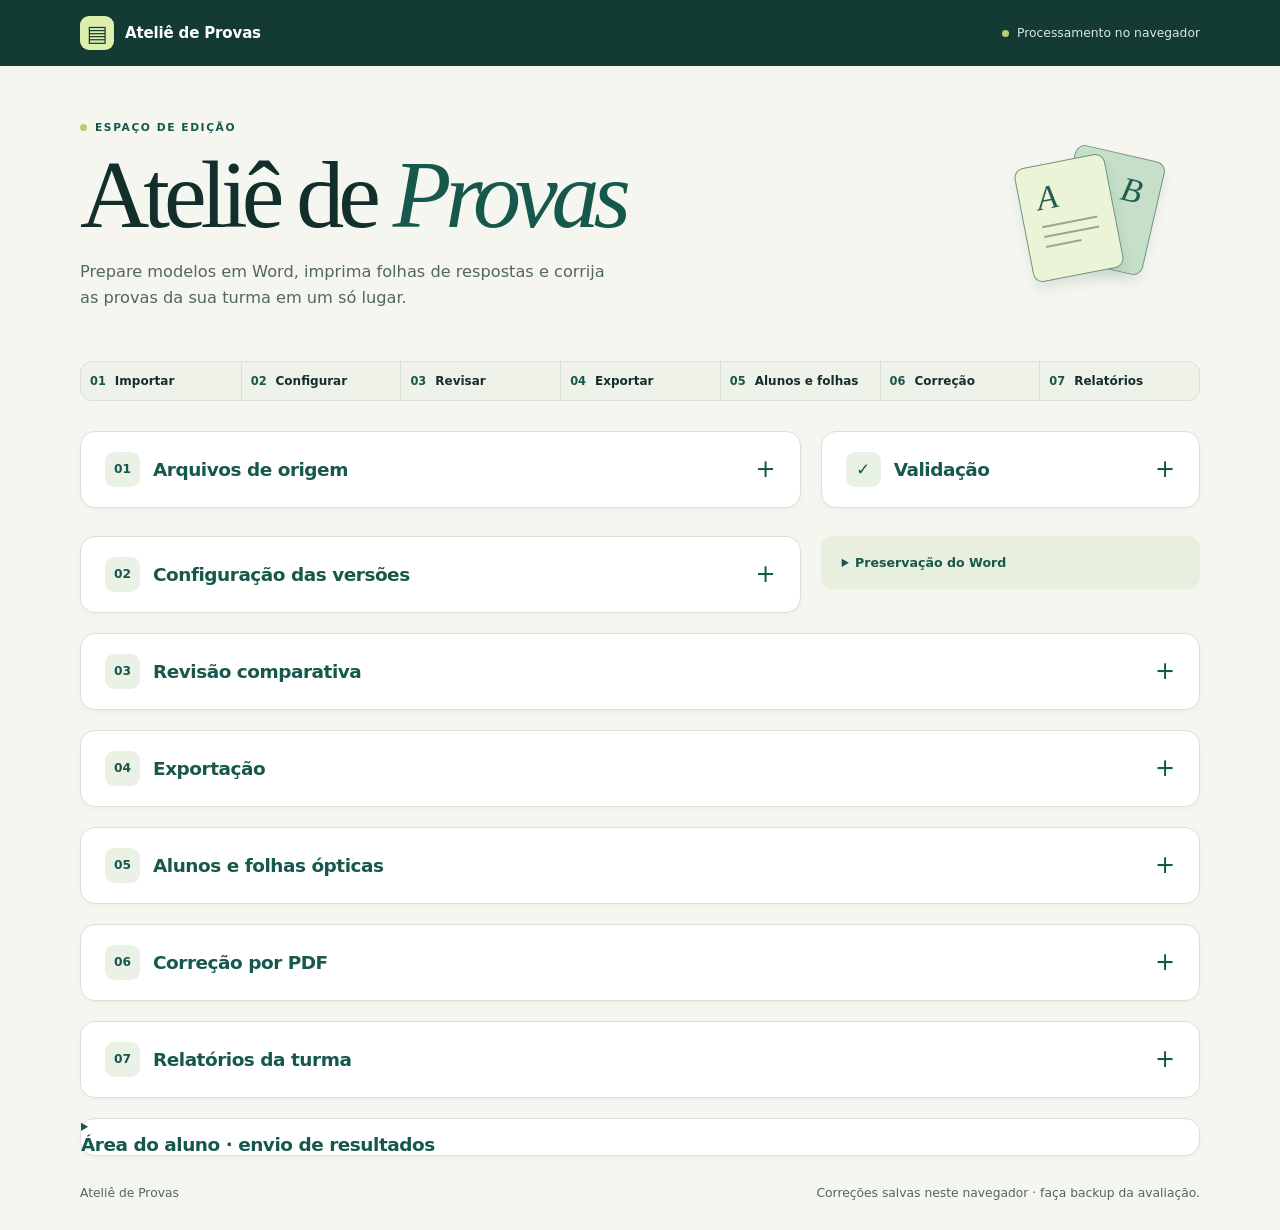
<file: index.html>
<!doctype html>
<html lang="pt-BR"><head><meta charset="utf-8"><meta name="viewport" content="width=device-width,initial-scale=1">
<meta name="description" content="Organize, compare e exporte versões editáveis de provas em Word."><title>Ateliê de Provas</title>
<link rel="stylesheet" href="style.css?v=11"><script defer src="zip.js"></script><script defer src="engine.js"></script><script defer src="modules.js?v=10"></script><script defer src="app.js?v=10"></script><script type="module" src="correction.js?v=19"></script></head>
<body><header class="top"><div class="top-inner"><a href="#inicio" class="brand"><span class="mark">▤</span> Ateliê de Provas</a><span class="privacy"><i></i> Processamento no navegador</span></div></header>
<main id="inicio">
<section class="intro"><div><div class="eyebrow"><span></span> ESPAÇO DE EDIÇÃO</div><h1>Ateliê de <em>Provas</em></h1><p>Prepare modelos em Word, imprima folhas de respostas e corrija as provas da sua turma em um só lugar.</p></div><div class="intro-art" aria-hidden="true"><div class="sheet back">B</div><div class="sheet front">A <b></b><b></b><b></b></div></div></section>
<nav aria-label="Etapas" class="steps"><a href="#importar"><b>01</b> Importar</a><a href="#configurar"><b>02</b> Configurar</a><a href="#revisar"><b>03</b> Revisar</a><a href="#exportar"><b>04</b> Exportar</a><a href="#alunos"><b>05</b> Alunos e folhas</a><a href="#correcao"><b>06</b> Correção</a><a href="#relatorios"><b>07</b> Relatórios</a></nav>
<div class="layout"><div class="stack">
<details class="card module-panel" id="importar"><summary class="module-summary"><div class="card-heading"><span class="index">01</span><div><h2>Arquivos de origem</h2><p>Carregue a prova-base e indique as respostas corretas.</p></div></div></summary><div class="module-body">
<label class="drop" id="drop"><input type="file" id="source" accept=".docx"><span class="upload-icon" aria-hidden="true">↑</span><strong id="source-name">Selecionar prova-base</strong><small id="source-info">Arraste ou escolha um arquivo .docx</small></label>
<div class="key-head"><label for="key">Gabarito consolidado</label><label class="file-button"><input type="file" id="key-file" accept=".docx,.csv,.tsv,.txt">Importar gabarito</label></div>
<textarea id="key" rows="3" spellcheck="false" placeholder="Questão;Base;A;B&#10;1;D;C;A&#10;2;C;B;D"></textarea>
<details><summary>Formatos aceitos e exemplo</summary><p>Use uma linha por questão. A primeira coluna tem o número original. A coluna Base tem a letra correta no original. As colunas opcionais A a D indicam a letra desejada por posição em cada versão. Você pode importar uma tabela Word, CSV, TSV ou texto.</p><p>Para informar só as respostas originais, cole uma sequência como <code>1-D, 2-C</code> ou uma coluna de letras na ordem da prova. Se houver gabarito interno completo, o campo pode ficar vazio.</p></details>
</div></details>
<details class="card module-panel" id="configurar"><summary class="module-summary"><div class="card-heading"><span class="index">02</span><div><h2>Configuração das versões</h2><p>Escolha quantos modelos deseja preparar.</p></div></div></summary><div class="module-body">
<fieldset><legend>Quantidade de versões</legend><div class="radios"><label><input type="radio" name="count" value="1"><span>1</span></label><label><input type="radio" name="count" value="2"><span>2</span></label><label><input type="radio" name="count" value="3"><span>3</span></label><label><input type="radio" name="count" value="4" checked><span>4</span></label></div></fieldset>
<div class="checks"><label><input type="checkbox" id="reorder" checked> Reorganizar questões</label><label><input type="checkbox" id="mix" checked> Reorganizar alternativas</label><label><input type="checkbox" id="keep" checked> Manter as linhas de gabarito interno no Word</label></div>
<button class="primary" id="generate" disabled>Gerar versões <span aria-hidden="true">→</span></button>
</div></details></div>
<aside class="stack">
<details class="card monitor module-panel" id="validation-panel"><summary class="module-summary"><div class="card-heading"><span class="index icon">✓</span><div><h2>Validação</h2><p>Acompanhe a conversão.</p></div></div></summary><div class="module-body">
<div id="status" class="status" role="status">Aguardando a prova-base</div><dl><div><dt>Questões detectadas</dt><dd id="q-count">—</dd></div><div><dt>Alternativas detectadas</dt><dd id="a-count">—</dd></div><div><dt>Versões verificadas</dt><dd id="v-count">—</dd></div></dl>
<h3>Registro da conversão</h3><ul id="log" aria-live="polite"><li>Nenhuma conversão iniciada.</li></ul></div></details>
<details class="note module-note"><summary>Preservação do Word</summary><p>Os blocos originais, estilos e elementos do Word são reaproveitados. Os números e letras são atualizados para refletir a nova ordem.</p><p>A prévia é comparativa. A paginação final depende do Word e da nova ordem dos blocos.</p></details>
</aside></div>
<details class="card wide module-panel" id="revisar"><summary class="module-summary"><div class="card-heading"><span class="index">03</span><div><h2>Revisão comparativa</h2><p>Veja a questão original ao lado da versão reorganizada.</p></div></div></summary><div class="module-body">
<div id="review-empty" class="empty">As versões geradas aparecem aqui para revisão.</div>
<div id="review" hidden><div class="review-tools"><label>Versão <select id="version"></select></label><label>Questão <select id="question"></select></label><span class="badge">✓ XML validado</span></div><div class="compare"><article><h3 id="original-title">Original</h3><div class="paper" id="original"></div></article><article><h3 id="output-title">Versão</h3><div class="paper" id="output"></div></article></div><details class="results"><summary>Gabarito e mapa da versão</summary><div class="table-scroll"><table><thead><tr><th>Nova posição</th><th>Questão original</th><th>Gabarito original</th><th>Novo gabarito</th><th>Ordem original das alternativas</th></tr></thead><tbody id="mapping"></tbody></table></div></details></div>
</div></details>
<details class="card wide module-panel" id="exportar"><summary class="module-summary"><div class="card-heading"><span class="index">04</span><div><h2>Exportação</h2><p>Baixe os documentos editáveis e o gabarito consolidado.</p></div></div></summary><div class="module-body"><div id="exports" class="exports"><div class="empty">Gere as versões para liberar os downloads.</div></div></div></details>

<details class="card wide module-panel" id="alunos"><summary class="module-summary"><div class="card-heading"><span class="index">05</span><div><h2>Alunos e folhas ópticas</h2><p>Uma folha A4 por aluno, com 10 a 100 questões e cinco alternativas (A, B, C, D e E).</p></div></div></summary><div class="module-body">
<div class="cor-grid"><div><label for="exam-title">Nome da avaliação</label><input id="exam-title" value="Avaliação" maxlength="100"><label for="roster">Lista de alunos — RA;Nome;Turma;Chamada</label><textarea id="roster" rows="6" placeholder="RA;Nome;Turma;Chamada&#10;001;Ana Silva;1º A;1&#10;002;Bruno Lima;1º A;2"></textarea><label class="file-button">Importar planilha Excel ou CSV<input type="file" id="roster-file" accept=".xlsx,.xls,.csv,.txt"></label><div id="spreadsheet-map" hidden><label for="workbook-sheet">Aba da planilha</label><select id="workbook-sheet"></select><div class="column-map"><label>Coluna do RA<select id="column-ra"></select></label><label>Coluna do nome<select id="column-name"></select></label><label>Coluna do número de chamada<select id="column-call"></select></label></div><p id="sheet-class" class="status"></p><p id="import-preview" class="help"></p><label for="import-mode">Como carregar esta aba</label><select id="import-mode"><option value="replace">Substituir a lista atual</option><option value="append">Acrescentar à lista atual</option></select><button class="secondary" id="apply-roster">Carregar alunos da aba selecionada</button><p class="help">A turma será preenchida automaticamente com o nome da aba selecionada. Não é necessário ter uma coluna de turma. Confira as colunas de RA, nome e chamada; os RAs são mantidos como texto.</p></div></div>
<div><label for="question-count">Quantidade de questões</label><input id="question-count" type="number" min="10" max="100" step="1" readonly aria-describedby="count-help" placeholder="Gere as versões primeiro"><p id="count-help" class="help">Total automático de questões objetivas das versões geradas nas etapas 01 a 04. Todas as versões devem ter o mesmo total, entre 10 e 100 questões, com cinco alternativas por questão.</p><label for="exam-versions">Versões disponíveis nesta avaliação</label><input id="exam-versions" value="A B C D" placeholder="A B C D" maxlength="60"><p class="help">Informe de 1 a 6 versões, separadas por espaço (ex.: A B C D ou 1 2 3 4). O aluno deverá marcar uma delas no cartão.</p><label for="grading-keys">Gabaritos por modelo</label><textarea id="grading-keys" rows="6" placeholder="A: A B C D E A B C D E&#10;B: B A E C D B A E C D"></textarea><button class="secondary" id="use-models">Usar gabaritos das versões geradas</button><p class="help">Use A a E. Para anular uma questão, use X. Cada gabarito deve ter o mesmo total de questões objetivas das versões geradas. Para imprimir os cartões, o gabarito pode ficar vazio. Preencha antes de corrigir. Se editar o gabarito após a correção, clique em <strong>Salvar avaliação</strong> para recalcular as notas com as respostas já confirmadas.</p><label for="max-grade">Nota máxima</label><input id="max-grade" type="number" min="0.1" max="1000000" step="0.1" value="10"></div></div>
<details id="student-manager"><summary>Escolher ou remover alunos importados</summary><p class="help">Marque os alunos que participarão desta avaliação. Somente os marcados entram nos cartões, na correção e no percentual de participação. A planilha original não é alterada. Salve a avaliação para aplicar as mudanças.</p><div class="cor-actions"><label for="student-search">Buscar nome, RA ou chamada</label><input id="student-search" type="search" placeholder="Buscar aluno"><label for="student-group">Turma</label><select id="student-group"><option value="">Todas as turmas</option></select><button class="secondary" id="select-visible">Selecionar exibidos</button><button class="secondary" id="unselect-visible">Desmarcar exibidos</button><button class="secondary" id="remove-unselected">Remover desmarcados</button><button class="secondary" id="undo-roster" disabled>Desfazer última remoção</button></div><p id="selection-status" class="status" role="status"></p><div id="student-choice-table" class="table-scroll student-choice-table"></div></details><details id="scoring-editor"><summary>Pesos e pontuação por questão</summary><label for="scoring-mode">Forma de calcular a nota</label><select id="scoring-mode"><option value="equal">Questões com o mesmo valor</option><option value="weights">Pesos diferentes, distribuídos na nota máxima</option><option value="points">Pontos diretos por questão</option></select><div id="scoring-fields" hidden><label for="question-scores">Questão original; peso ou pontos — uma por linha</label><textarea id="question-scores" rows="6" placeholder="1;2&#10;2;1&#10;3;0,5"></textarea><p class="help">Os valores seguem a questão original quando a ordem muda nas versões. Aceita vírgula decimal e zero. A soma precisa ser maior que zero. No modo pontos, a nota máxima é a soma dos pontos.</p><div id="scoring-preview" class="table-scroll"></div></div><p id="scoring-summary" class="status" role="status">Todas as questões têm o mesmo valor.</p><p class="help">Salve a avaliação para recalcular as notas já corrigidas. As respostas dos alunos serão preservadas quando mudar apenas a pontuação.</p></details><div class="cor-actions"><button class="primary" id="save-exam">Salvar avaliação</button><button class="secondary" id="print-sheets">Imprimir folhas / Salvar PDF</button><button class="secondary" id="backup">Baixar backup</button><label class="file-button">Restaurar backup<input type="file" id="restore" accept=".json"></label><button type="button" class="secondary" id="clear-assessment">Limpar dados da avaliação</button></div><div id="exam-status" class="status" role="status">Cadastre a turma e os gabaritos para começar.</div><p class="help">Os dados são salvos apenas neste navegador. Baixe um backup para guardar ou transferir a avaliação. A importação de backup substitui a avaliação após sua confirmação.</p></div></details>
<details class="card wide module-panel" id="correcao"><summary class="module-summary"><div class="card-heading"><span class="index">06</span><div><h2>Correção por PDF</h2><p>Digitalize as folhas deste site em A4, na vertical, com os quatro quadrados dos cantos visíveis.</p></div></div></summary><div class="module-body">
<div class="checks"><label><input type="checkbox" id="auto-confirm-scans" checked> Confirmar automaticamente pelo RA da folha</label></div>
<p class="help">O site confere o RA e o nome no cabeçalho. Quando a leitura não identificar os alunos e as folhas estiverem na ordem da lista, use Vincular folhas em lote.</p>
<label class="drop"><input type="file" id="scans" accept=".pdf,image/png,image/jpeg" multiple><span class="upload-icon">↑</span><strong>Selecionar PDF ou imagens</strong><small>Leitura local. Para fotos, mantenha a folha reta e bem iluminada.</small></label>
<div class="cor-actions"><button type="button" id="clear-scans" class="secondary" disabled>Limpar folhas importadas</button><span class="help">As correções confirmadas ficam salvas.</span></div>
<div id="scan-status" class="status" role="status">A confirmação automática exige aluno identificado, quatro referências, versão reconhecida e respostas sem dúvida.</div>
<section id="pending-scans" aria-labelledby="pending-scan-heading" hidden>
<h3 id="pending-scan-heading" tabindex="-1">Folhas pendentes de revisão</h3>
<p id="pending-scan-count" class="help" role="status"></p>
<details id="bulk-links" class="bulk-links" hidden>
<summary>Vincular folhas em lote</summary>
<p class="help">Use quando as páginas selecionadas estiverem na mesma sequência da lista de alunos. Indique quem corresponde à primeira página e confira a prévia, especialmente se houve faltas ou páginas puladas.</p>
<div class="cor-grid">
<label>Turma <select id="bulk-group"></select></label>
<label>Aluno da primeira página <select id="bulk-student"></select></label>
<label>Primeira página da fila <input id="bulk-first" type="number" min="1" step="1" value="1"></label>
<label>Última página da fila <input id="bulk-last" type="number" min="1" step="1" aria-describedby="bulk-end-help"><small id="bulk-end-help" class="help">Em branco, usa a última página importada.</small></label>
</div>
<div id="bulk-preview" class="table-scroll"></div>
<div class="checks"><label><input id="bulk-grade" type="checkbox" checked> Registrar também as notas das folhas com leitura completa</label></div>
<div class="cor-actions"><button type="button" id="apply-bulk-links" class="primary" disabled>Aplicar vínculos em lote</button></div>
<p id="bulk-status" class="status" role="status"></p>
</details>
<div id="pending-scan-table" class="table-scroll"></div>
</section>
<div id="review-scans" hidden><div class="cor-actions"><button id="prev-scan" class="secondary">← Anterior</button><span id="page-label" tabindex="-1"></span><button id="next-scan" class="secondary">Próxima →</button></div><div class="cor-grid"><div><canvas id="scan-preview" aria-label="Folha digitalizada"></canvas></div><div><label for="scan-student">Aluno desta página</label><select id="scan-student"></select><label for="scan-model">Modelo da prova</label><select id="scan-model"></select><p id="read-status" class="help"></p><div id="answers-grid"></div><p class="help">? indica marcação duvidosa; — indica resposta em branco. Duas marcas exigem revisão. Clique na resposta para ajustar.</p><button class="primary" id="confirm-scan">Confirmar correção desta página</button></div></div></div></div></details>
<details class="card wide module-panel" id="relatorios"><summary class="module-summary"><div class="card-heading"><span class="index">07</span><div><h2>Relatórios da turma</h2><p>Somente páginas revisadas e confirmadas entram nas notas.</p></div></div></summary><div class="module-body"><div id="grade-stats" class="cor-stats"></div><div class="cor-actions"><button class="secondary" id="export-grades">Exportar relatório Excel</button><button class="secondary" id="print-report">Imprimir relatório / PDF</button><button type="button" class="secondary" id="clear-results" disabled>Limpar resultados</button></div><div id="report-status" class="status" role="status"></div><div class="report-filter"><label for="report-group">Filtrar detalhes por turma</label><select id="report-group"><option value="">Todas as turmas</option></select></div><details class="report-section"><summary>Participação e desempenho por turma</summary><div class="report-section-body"><p class="help">Participação = alunos com correção confirmada ÷ alunos cadastrados. As médias consideram somente correções confirmadas.</p><div id="class-stats" class="table-scroll"></div></div></details><details class="report-section"><summary>Notas individuais</summary><div class="report-section-body"><div class="table-scroll"><table><thead><tr><th>Aluno</th><th>Turma</th><th>Chamada</th><th>Modelo</th><th>Acertos</th><th>Nota</th></tr></thead><tbody id="grades"></tbody></table></div></div></details><details class="report-section"><summary>Gráfico de colunas — desempenho geral e por turma</summary><div class="report-section-body"><p class="help">Percentual médio da pontuação alcançada. Selecione uma coluna para ver alunos, acertos e notas.</p><div id="performance-columns" class="column-chart"></div><div id="performance-people" class="table-scroll"></div></div></details><details class="report-section"><summary>Gráfico de colunas — acertos por questão</summary><div class="report-section-body"><p class="help">Cada coluna mostra a quantidade e o percentual de acertos. Selecione uma coluna para identificar os alunos que acertaram. Questões anuladas contam como ponto atribuído.</p><div id="question-columns" class="column-chart"></div><p id="chart-question-summary" class="status"></p><div id="chart-correct-students" class="table-scroll"></div><div id="question-stats" class="table-scroll"></div></div></details><details class="report-section"><summary>Mesma questão nas diferentes versões</summary><div class="report-section-body"><div id="original-stats" class="table-scroll"></div></div></details><details id="individual-review"><summary>Revisar cada questão individualmente</summary><div class="cor-actions"><label for="report-model">Versão</label><select id="report-model"></select><label for="report-question">Questão</label><select id="report-question"></select><button class="secondary" id="question-prev">← Anterior</button><button class="secondary" id="question-next">Próxima →</button></div><div id="question-content" class="paper question-content"></div><div id="question-summary" class="help"></div><div id="answer-distribution" class="table-scroll"></div><h3>Respostas dos alunos nesta questão</h3><div id="question-students" class="table-scroll"></div></details></div></details>
<details class="card wide module-panel"><summary><h2>Área do aluno · envio de resultados</h2></summary><div class="module-body"><p><a href="aluno.html" target="_blank" rel="noopener">Abrir área do aluno</a></p><p>Entre com sua conta de professor no Supabase. Envie novamente após salvar mudanças nas notas ou anulações. Apenas correções confirmadas são enviadas.</p><label>E-mail do professor<input id="portal-email" type="email" autocomplete="username"></label><label>Senha<input id="portal-password" type="password" autocomplete="current-password"></label><button id="portal-login">Entrar</button><button id="portal-logout">Sair</button><label>Código único da avaliação<input id="portal-exam" placeholder="quimica-1bim-2026"></label><p>Reutilize o mesmo código para atualizar esta avaliação. Use outro código para uma nova avaliação.</p><label>Vínculos RA; UUID da conta do aluno<textarea id="portal-links" rows="6" placeholder="12345; UUID copiado de Authentication / Users"></textarea></label><label><input type="checkbox" id="portal-publish"> Liberar consulta das notas</label><label><input type="checkbox" id="portal-details"> Liberar respostas e gabarito por questão</label><button id="portal-send">Enviar / atualizar resultados</button><p id="portal-status" role="status" aria-live="polite">Configuração do Supabase necessária. As contas são vinculadas pelo professor.</p></div></details></main><footer><span>Ateliê de Provas</span><span>Correções salvas neste navegador · faça backup da avaliação.</span></footer><script type="module" src="professor-portal.js"></script></body></html>
</file>
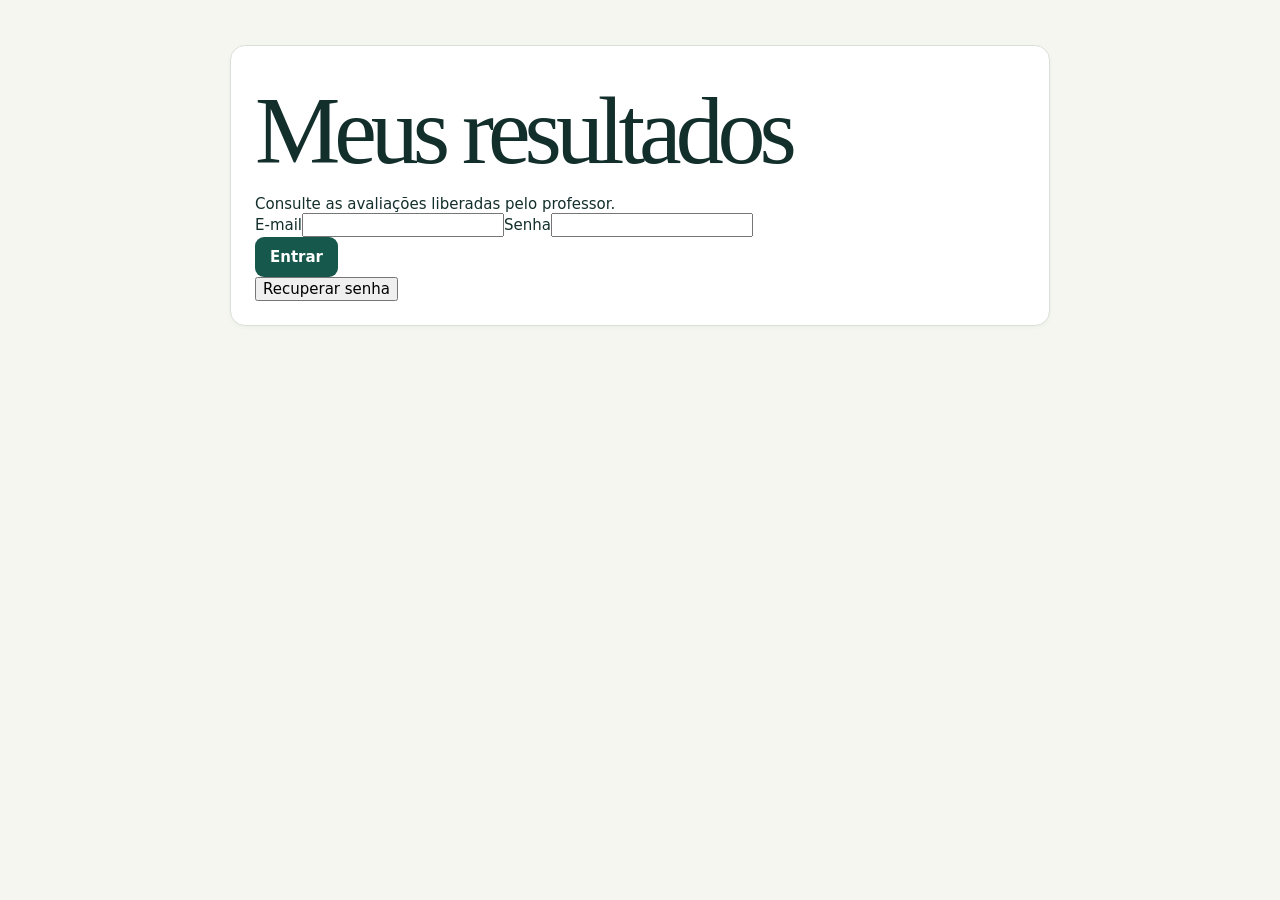
<file: aluno.html>
<!doctype html><html lang="pt-BR"><meta charset="utf-8"><meta name="viewport" content="width=device-width, initial-scale=1"><title>Meus resultados · Ateliê de Provas</title><link rel="stylesheet" href="style.css"><body><main style="max-width:850px;margin:2rem auto;padding:1rem"><section class="card"><h1>Meus resultados</h1><p>Consulte as avaliações liberadas pelo professor.</p><form id="login"><label>E-mail<input id="email" type="email" autocomplete="username" required></label><label>Senha<input id="password" type="password" autocomplete="current-password" required></label><button class="primary">Entrar</button><button type="button" id="recover">Recuperar senha</button></form><form id="reset" hidden><label>Nova senha (mínimo de 12 caracteres)<input id="newpassword" type="password" minlength="12" autocomplete="new-password" required></label><button>Salvar senha</button></form><button id="exit" hidden>Sair</button><p id="status" role="status" aria-live="polite"></p><div id="results"></div></section></main><script type="module" src="aluno.js"></script></body></html>
</file>
<file: style.css>
:root{--ink:#132f2c;--muted:#536660;--green:#16584b;--paper:#f4f6ef;--line:#d9e1d7;--white:#fff;--lime:#dcefad;font-family:system-ui,-apple-system,sans-serif;color:var(--ink);background:var(--paper);font-size:15px;scroll-behavior:smooth}
*{box-sizing:border-box}body{margin:0}a{color:inherit;text-decoration:none}button,input,textarea,select{font:inherit}button,summary,select{cursor:pointer}[hidden]{display:none!important}:focus-visible{outline:3px solid #2b9077;outline-offset:3px}
.top{background:#143a34;color:#fff}.top-inner,main,footer{width:min(1120px,calc(100% - 48px));margin:auto}.top-inner{height:66px;display:flex;align-items:center;justify-content:space-between}.brand{display:flex;align-items:center;gap:11px;font-weight:650;letter-spacing:-.01em}.mark{background:var(--lime);color:#143a34;display:grid;place-items:center;border-radius:9px;width:34px;height:34px;font-size:22px}.privacy{font-size:.82rem;color:#d7e9dc;display:flex;gap:8px;align-items:center}.privacy i,.eyebrow span{width:7px;height:7px;background:#afd26f;border-radius:50%;display:inline-block}
.intro{padding:55px 45px 50px 0;display:flex;justify-content:space-between;align-items:center;gap:25px}.eyebrow{font-size:.71rem;font-weight:800;letter-spacing:.15em;color:var(--green);display:flex;align-items:center;gap:8px}h1{font-family:Georgia,serif;font-weight:500;letter-spacing:-.063em;line-height:.98;font-size:clamp(3.1rem,8vw,6.4rem);margin:14px 0 17px}h1 em{color:var(--green);font-weight:500}.intro p{max-width:525px;color:var(--muted);margin:0;font-size:1.08rem;line-height:1.6}.intro-art{position:relative;width:142px;height:136px;flex:none}.sheet{position:absolute;width:92px;height:116px;border-radius:10px;border:1px solid #729482;display:flex;flex-direction:column;padding:14px 17px;font:italic 34px Georgia;color:#235e50;box-shadow:0 8px 12px #1a463218}.back{background:#c5dfc9;right:0;top:4px;transform:rotate(13deg);align-items:flex-end}.front{background:#ecf4d8;left:10px;top:12px;transform:rotate(-11deg)}.sheet b{height:2px;width:100%;background:#95a990;margin-top:8px}.sheet b:last-child{width:65%}
.steps{display:grid;grid-template-columns:repeat(4,1fr);border:1px solid var(--line);background:#eef2e8;border-radius:12px;margin-bottom:22px;overflow:hidden}.steps a{padding:12px 15px;display:flex;gap:9px;align-items:center;font-weight:650}.steps a+a{border-left:1px solid var(--line)}.steps a:hover{background:#e3edd9}.steps b{color:var(--green);font-size:.76rem;font-variant-numeric:tabular-nums}.layout{display:grid;grid-template-columns:1.9fr 1fr;gap:20px}.stack{display:flex;flex-direction:column;gap:20px}.card{background:var(--white);border:1px solid var(--line);border-radius:15px;padding:24px;box-shadow:0 2px 4px #183c3008;scroll-margin-top:15px}.card-heading{display:flex;align-items:flex-start;gap:13px;margin-bottom:20px}.index{width:35px;height:35px;display:grid;place-items:center;flex:none;border-radius:9px;background:#eaf2e6;color:var(--green);font-weight:800;font-size:.82rem}.index.icon{font-size:1.1rem}h2,h3,p{margin:0}h2{font-size:1.23rem;letter-spacing:-.025em}.card-heading p{color:var(--muted);font-size:.88rem;margin-top:4px}.drop{position:relative;display:grid;justify-items:center;gap:5px;padding:20px 10px;text-align:center;border:1px dashed #8baa98;border-radius:11px;background:#f5f8f0;cursor:pointer;color:#204b41;overflow-wrap:anywhere}.drop:hover,.drop.over{background:#eaf2e0}.drop input,.file-button input,.radios input{position:absolute;opacity:0;width:1px;height:1px}.drop:focus-within,.file-button:focus-within,.radios label:focus-within{outline:3px solid #2b9077;outline-offset:3px}.upload-icon{background:#e4efd9;border-radius:8px;width:33px;height:33px;display:grid;place-items:center;font-size:20px;margin-bottom:4px}.drop small{color:var(--muted)}.key-head{display:flex;justify-content:space-between;gap:12px;align-items:center;margin:16px 0 7px;font-weight:650}.file-button,.secondary{position:relative;color:var(--green);background:#f1f6ed;border:1px solid #d4e2d3;border-radius:8px;padding:7px 10px;cursor:pointer;font-size:.83rem;font-weight:650;text-align:center}.file-button:hover,.secondary:hover{background:#e0eedc}textarea,select{border:1px solid #bdcfc2;border-radius:8px;background:#fbfcfa;color:var(--ink);padding:8px 10px}textarea{width:100%;resize:vertical}details{margin-top:8px;color:var(--muted);font-size:.84rem}summary{font-weight:650;color:var(--green)}details p{margin-top:8px;line-height:1.55}fieldset{border:0;padding:0;margin:0 0 16px}legend{font-weight:650;margin-bottom:8px}.radios{display:flex;gap:7px}.radios label{position:relative;cursor:pointer}.radios span{display:grid;place-items:center;width:43px;height:39px;border:1px solid var(--line);border-radius:8px;font-weight:650}.radios input:checked+span{color:white;background:var(--green);border-color:var(--green)}.checks{display:grid;gap:9px;margin:0 0 19px}.checks label{display:flex;align-items:center;gap:8px}.checks input{accent-color:var(--green);width:16px;height:16px}.primary{display:flex;align-items:center;gap:18px;border:0;background:var(--green);color:white;border-radius:9px;padding:11px 15px;font-weight:700}.primary:disabled{opacity:.48;cursor:default}.primary:not(:disabled):hover{background:#104639}.status,.badge{padding:8px 10px;background:#eff3e9;color:#31574b;border-radius:7px;font-size:.85rem;font-weight:650}.status.error{background:#fae9e5;color:#8c2820}.status.success,.badge{background:#e5f1da;color:#26543c}.monitor dl{margin:13px 0 19px}.monitor dl div{display:flex;justify-content:space-between;gap:8px;border-bottom:1px solid #e9eee8;padding:10px 0;font-size:.87rem}.monitor dd{margin:0;font-weight:750}.monitor dt{color:var(--muted)}h3{font-size:.9rem}.monitor ul{margin:8px 0 0;padding-left:16px;color:var(--muted);font-size:.83rem;line-height:1.5;overflow-wrap:anywhere}.monitor li+li{margin-top:6px}.monitor li.error{color:#8c2820}.note{border-radius:12px;background:#e8efdf;padding:19px 21px}.note p{font-size:.86rem;line-height:1.55;color:#39534b;margin-top:8px}
.wide{margin-top:20px}.empty{background:#f5f8f2;border:1px dashed var(--line);padding:18px;border-radius:9px;color:var(--muted);font-size:.89rem}.review-tools{display:flex;align-items:center;flex-wrap:wrap;gap:12px;margin-bottom:14px}.review-tools label{font-weight:650;display:flex;align-items:center;gap:6px}.compare{display:grid;grid-template-columns:1fr 1fr;gap:12px}.compare article{min-width:0;background:#eef3ec;border:1px solid var(--line);border-radius:10px;padding:10px}.compare h3{padding:3px 4px 8px}.paper{background:white;border-radius:6px;padding:14px;line-height:1.5;overflow-wrap:anywhere;min-height:145px;color:#1e2c27}.paper p{white-space:pre-wrap;margin:0 0 .35em}.paper table{margin:8px 0}.paper img{max-width:100%;height:auto}.table-scroll{overflow:auto}.results{margin-top:17px}table{width:100%;border-collapse:collapse;margin-top:9px}th,td{text-align:left;border:1px solid var(--line);padding:6px 8px;vertical-align:top}th{background:#eef3ea}.exports{display:flex;gap:8px;flex-wrap:wrap}.exports .empty{width:100%}footer{display:flex;justify-content:space-between;gap:12px;padding:30px 0;color:var(--muted);font-size:.82rem}
@media(max-width:720px){.top-inner,main,footer{width:calc(100% - 28px)}.layout,.compare{grid-template-columns:1fr}.intro{padding:32px 0 27px}.intro-art{transform:scale(.66);transform-origin:right center;width:100px}.steps a{padding:9px 7px;gap:4px;font-size:.76rem}.card{padding:17px}.privacy{font-size:.7rem}}@media(max-width:380px){.intro-art{display:none}.privacy{max-width:115px}}
.steps{grid-template-columns:repeat(7,1fr)}.steps a{font-size:.8rem;padding:12px 9px}.cor-grid{display:grid;grid-template-columns:1fr 1fr;gap:24px}.cor-grid label{display:block;font-weight:650;margin:12px 0 7px}.cor-grid input:not([type=file]),.cor-grid select{width:100%;padding:9px;border:1px solid var(--line);border-radius:7px;background:white}.cor-actions{display:flex;gap:10px;align-items:center;flex-wrap:wrap;margin:18px 0}.help{color:var(--muted);font-size:.85rem;line-height:1.6}.cor-stats{display:flex;gap:12px;flex-wrap:wrap}.cor-stats div{background:#eef3e9;border-radius:10px;padding:16px;flex:1;min-width:130px}.cor-stats b{display:block;font-size:1.8rem}#scan-preview{width:100%;border:1px solid var(--line)}#answers-grid{display:grid;grid-template-columns:repeat(5,1fr);gap:7px}#answers-grid label{font-size:.8rem;margin:0}#answers-grid select{padding:6px}.uncertain{background:#fff0cd!important}button.secondary{background:#f1f5eb;color:var(--green);border:1px solid var(--line);border-radius:8px;padding:10px 14px}.cor-grid textarea{width:100%}@media(max-width:800px){.steps{grid-template-columns:repeat(4,1fr)}.cor-grid{grid-template-columns:1fr}.steps a{font-size:.75rem}} 
.column-map{display:grid;grid-template-columns:1fr 1fr;gap:10px}#spreadsheet-map{margin-top:15px;padding:14px;background:#f4f7ef;border-radius:9px}.column-map label{font-size:.85rem}
#relatorios>select,.cor-actions select{padding:8px;border:1px solid var(--line);border-radius:7px;background:white;max-width:100%}.question-content p{white-space:pre-wrap}.question-content{margin:12px 0;border:1px solid var(--line)}#individual-review{margin-top:20px}#class-stats th,#question-stats th{white-space:nowrap}#relatorios td{font-size:.86rem}
#student-manager{margin-top:20px}#student-manager summary{font-weight:700}.student-choice-table{max-height:410px;overflow:auto}#student-search{padding:9px;border:1px solid var(--line);border-radius:7px;max-width:100%}.student-choice-table input[type=checkbox]{width:18px;height:18px;accent-color:var(--green)}.student-choice-table th{position:sticky;top:0;background:#eef3ea}
#scoring-editor{margin-top:20px}#scoring-editor summary{font-weight:700}#scoring-editor label{display:block;margin:12px 0 7px}#scoring-mode{padding:9px;border:1px solid var(--line);border-radius:7px;max-width:100%}#question-scores{width:100%;max-width:520px}.column-chart{border:1px solid var(--line);border-radius:10px;margin:16px 0;padding:15px;background:#fbfcf8;overflow:auto}.column-plot{display:flex;min-width:300px;align-items:flex-start}.column-axis{white-space:pre;display:flex;line-height:90px;font-size:.72rem;color:var(--muted);margin-top:4px;width:42px;flex-shrink:0}.columns{display:flex;gap:12px;align-items:flex-start;min-width:0;flex:1;background:repeating-linear-gradient(to top,transparent 0,transparent 89px,#d9e1d7 90px);background-size:100% 180px;background-repeat:no-repeat;background-position:0 40px}.column-button{border:1px solid transparent;border-radius:8px;padding:4px 5px;background:transparent;min-width:90px;max-width:125px;flex:1;display:flex;flex-direction:column;align-items:center;color:var(--ink)}.column-button:hover,.column-button[aria-pressed=true]{background:#e8f1dd;border-color:var(--green)}.column-value{font-size:.74rem;height:36px;display:flex;align-items:center;justify-content:center}.column-track{height:180px;display:flex;align-items:flex-end;width:38px}.vertical-column{width:100%;background:var(--green);border-radius:5px 5px 0 0;min-height:1px}.column-label{font-size:.8rem;font-weight:650;padding-top:9px;min-height:38px;overflow-wrap:anywhere}
.module-panel{padding:0;min-width:0}.module-summary{display:flex;align-items:center;gap:16px;list-style:none;padding:20px 24px;cursor:pointer}.module-summary::-webkit-details-marker{display:none}.module-summary:after{content:'+';font-size:24px;font-weight:500;color:var(--green);margin-left:auto;flex-shrink:0}.module-panel[open]>.module-summary:after{content:'−'}.module-summary .card-heading{margin:0;align-items:center}.module-summary .card-heading p{display:none}.module-summary h2{margin:0}.module-summary:hover{background:#f2f6eb;border-radius:14px}.module-panel[open]>.module-summary{border-bottom:1px solid var(--line);margin-bottom:20px}.module-body{padding:0 24px 24px}.module-note>summary{font-weight:700;color:var(--green)}.report-section{border:1px solid var(--line);border-radius:9px;margin-top:15px}.report-section>summary{padding:14px;font-weight:700}.report-section-body{padding:0 14px 15px}.report-filter{display:flex;gap:10px;align-items:center;flex-wrap:wrap;margin-top:15px}.report-filter select{padding:8px;border:1px solid var(--line);border-radius:7px}#student-manager>summary,#scoring-editor>summary,#individual-review>summary{padding:8px 0}@media(max-width:720px){.module-summary{padding:16px}.module-body{padding:0 16px 18px}.module-summary h2{font-size:1rem}}

.bulk-links{margin:1rem 0;padding:1rem;background:#f5f8f2;border:1px solid var(--line);border-radius:9px}
.bulk-links summary{font-weight:700}
.bulk-links .cor-grid{gap:.5rem 1rem}
.bulk-links .cor-grid small{display:block;margin-top:.25rem}
.bulk-links .table-scroll{max-height:16rem;margin-top:.75rem}
.bulk-links .checks{margin-top:.75rem}
</file>
